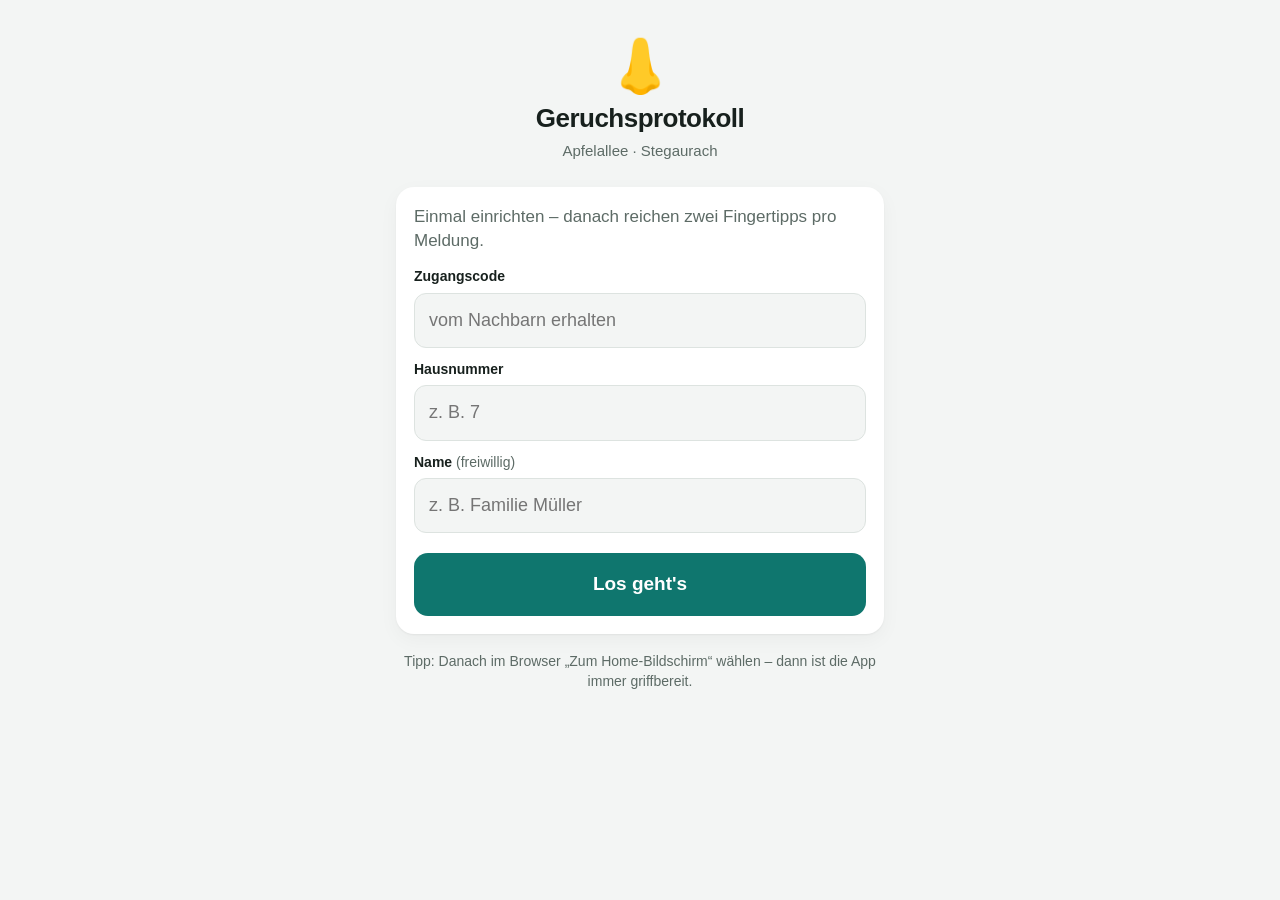
<file: index.html>
<!doctype html>
<html lang="de">
<head>
  <meta charset="utf-8">
  <meta name="viewport" content="width=device-width, initial-scale=1, viewport-fit=cover">
  <meta name="theme-color" content="#0f766e">
  <meta name="apple-mobile-web-app-capable" content="yes">
  <meta name="mobile-web-app-capable" content="yes">
  <meta name="apple-mobile-web-app-title" content="Geruch">
  <meta name="apple-mobile-web-app-status-bar-style" content="default">
  <meta name="robots" content="noindex, nofollow">
  <title>Geruchsprotokoll</title>
  <link rel="manifest" href="manifest.webmanifest">
  <link rel="icon" href="icon.svg" type="image/svg+xml">
  <link rel="apple-touch-icon" href="apple-touch-icon.png">
  <link rel="stylesheet" href="app.css">
</head>
<body>
  <div class="demo-banner" id="demoBanner" hidden>Demo-Modus – Einträge bleiben nur auf diesem Gerät</div>

  <!-- Einrichtung (einmalig) -->
  <main class="view" id="viewSetup" hidden>
    <header class="head">
      <div class="logo">👃</div>
      <h1 class="js-title">Geruchsprotokoll</h1>
      <p class="sub js-subtitle"></p>
    </header>
    <form class="card" id="setupForm" autocomplete="off">
      <p class="lead">Einmal einrichten – danach reichen zwei Fingertipps pro Meldung.</p>
      <label class="field">
        <span>Zugangscode</span>
        <input id="setupCode" inputmode="text" autocapitalize="off" autocorrect="off" spellcheck="false" required placeholder="vom Nachbarn erhalten">
      </label>
      <label class="field">
        <span>Hausnummer</span>
        <input id="setupHouse" inputmode="text" required maxlength="20" placeholder="z. B. 7">
      </label>
      <label class="field">
        <span>Name <em>(freiwillig)</em></span>
        <input id="setupName" maxlength="40" placeholder="z. B. Familie Müller">
      </label>
      <p class="error" id="setupError" hidden></p>
      <button class="btn primary big" type="submit" id="setupBtn">Los geht's</button>
    </form>
    <p class="hint">Tipp: Danach im Browser „Zum Home-Bildschirm“ wählen – dann ist die App immer griffbereit.</p>
  </main>

  <!-- Hauptansicht -->
  <main class="view" id="viewMain" hidden>
    <header class="head compact">
      <h1 class="js-title">Geruchsprotokoll</h1>
      <p class="sub"><span class="js-subtitle"></span> · <button class="link" id="editProfile">Nr. <span id="houseLabel"></span></button></p>
    </header>

    <section class="card">
      <h2 class="q">Riecht es gerade?<br><small>Wie stark?</small></h2>
      <div class="strengths" id="strengths"></div>
    </section>

    <section class="card details" id="details" hidden>
      <div class="chip-group">
        <span class="chip-label">Wonach?</span>
        <div class="chips" data-name="type"></div>
      </div>
      <div class="chip-group">
        <span class="chip-label">Wie lange schon?</span>
        <div class="chips" data-name="duration"></div>
      </div>
      <div class="chip-group">
        <span class="chip-label">Wo?</span>
        <div class="chips" data-name="place"></div>
      </div>
      <label class="field">
        <span>Notiz <em>(freiwillig)</em></span>
        <input id="note" maxlength="300" placeholder="z. B. Fenster sofort zu gemacht">
      </label>
      <button class="btn primary big" id="submitBtn">Eintragen</button>
      <button class="btn ghost" id="cancelBtn">Abbrechen</button>
    </section>

    <section class="history" id="historyWrap" hidden>
      <h3>Deine letzten Meldungen</h3>
      <ul id="history"></ul>
    </section>
  </main>

  <!-- Bestätigung -->
  <main class="view done" id="viewDone" hidden>
    <div class="done-inner">
      <div class="check" id="doneIcon">✓</div>
      <h2 id="doneTitle">Danke!</h2>
      <p id="doneText"></p>
      <p class="wind" id="doneWind"></p>
      <button class="btn primary big" id="doneBtn">Fertig</button>
    </div>
  </main>

  <script src="config.js"></script>
  <script src="app.js"></script>
</body>
</html>
</file>
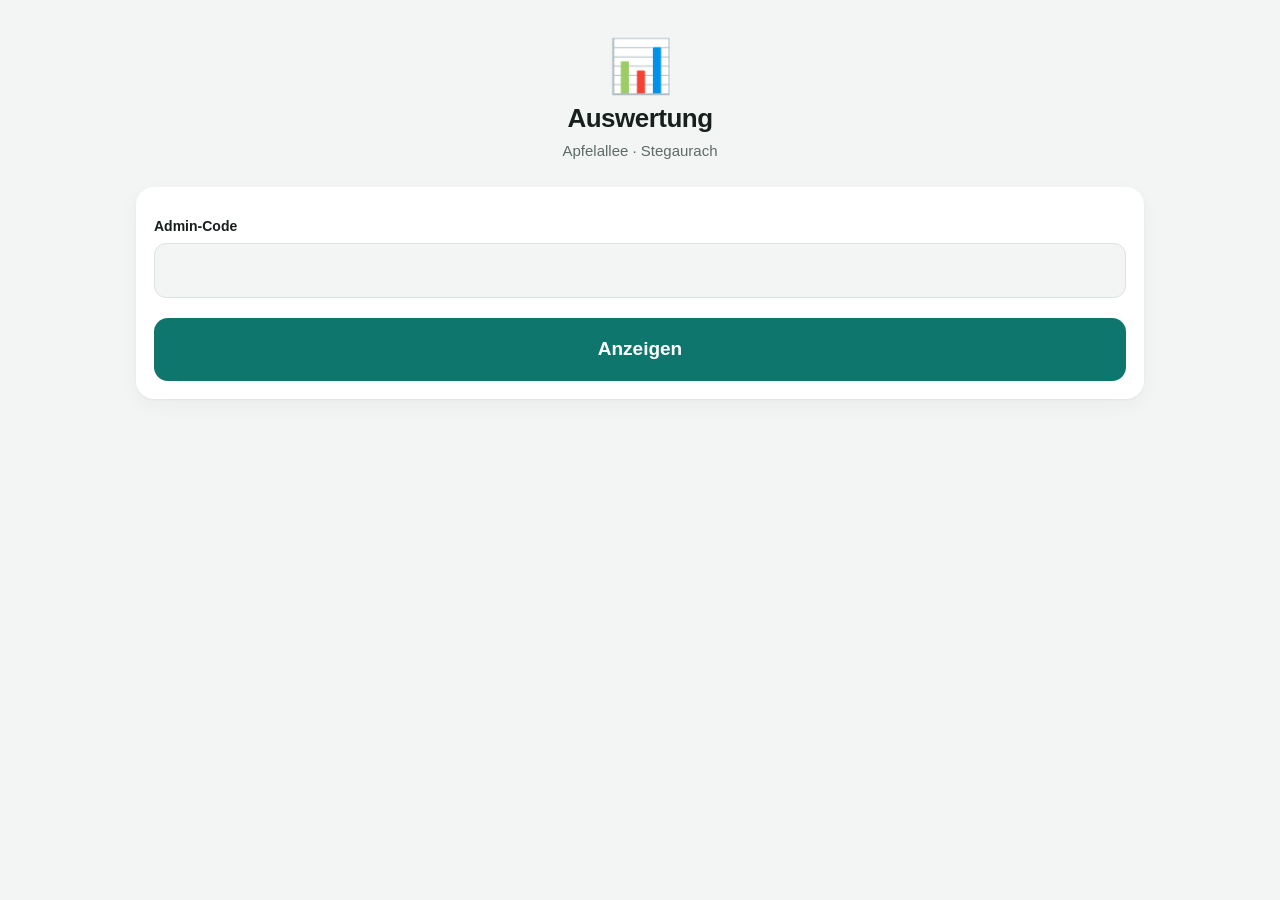
<file: admin.html>
<!doctype html>
<html lang="de">
<head>
  <meta charset="utf-8">
  <meta name="viewport" content="width=device-width, initial-scale=1">
  <meta name="robots" content="noindex, nofollow">
  <title>Auswertung – Geruchsprotokoll</title>
  <link rel="icon" href="icon.svg" type="image/svg+xml">
  <link rel="stylesheet" href="app.css">
  <link rel="stylesheet" href="admin.css">
</head>
<body>
  <div class="demo-banner" id="demoBanner" hidden>Demo-Modus – zeigt nur Einträge von diesem Gerät</div>

  <main class="view wide" id="viewLogin" hidden>
    <header class="head"><div class="logo">📊</div><h1>Auswertung</h1><p class="sub js-subtitle"></p></header>
    <form class="card" id="loginForm">
      <label class="field"><span>Admin-Code</span><input id="adminCode" autocapitalize="off" autocorrect="off" spellcheck="false" required></label>
      <p class="error" id="loginError" hidden></p>
      <button class="btn primary big" id="loginBtn">Anzeigen</button>
    </form>
  </main>

  <main class="view wide" id="viewDash" hidden>
    <header class="dash-head">
      <div>
        <h1>Geruchsprotokoll – Auswertung</h1>
        <p class="sub"><span class="js-subtitle"></span> · Stand <span id="asOf"></span></p>
      </div>
      <div class="actions no-print">
        <select id="range">
          <option value="30">Letzte 30 Tage</option>
          <option value="90">Letzte 90 Tage</option>
          <option value="365">Letzte 12 Monate</option>
          <option value="0" selected>Alles</option>
        </select>
        <button class="btn small" id="csvBtn">CSV</button>
        <button class="btn small" id="printBtn">Drucken / PDF</button>
        <button class="btn small ghost" id="logoutBtn">Abmelden</button>
      </div>
    </header>

    <section class="kpis" id="kpis"></section>

    <section class="grid2">
      <div class="card"><h2>Geruchsstunden pro Monat</h2><div class="bars" id="monthBars"></div></div>
      <div class="card"><h2>Woher kommt der Wind?</h2><div id="rose"></div><p class="note" id="roseNote">Windrichtung zum Zeitpunkt der Meldungen (Wetterstation).</p></div>
    </section>
    <section class="card"><h2>Uhrzeit der Meldungen</h2><div class="bars hours" id="hourBars"></div></section>
    <section class="card">
      <h2>Nebel und Geruchsstärke</h2>
      <div id="fogTable"></div>
      <p class="note">Nebel = Sichtweite unter 1 km oder Wettercode 45/48, Dunst = 1–5 km (Open-Meteo-Modelldaten, keine Messung vor Ort). Es werden nur Zeiten mit Meldungen verglichen; ein Rückschluss auf die Ursache ist damit nicht möglich.</p>
    </section>

    <section class="card">
      <h2>Alle Meldungen</h2>
      <div class="table-wrap"><table id="table">
        <thead><tr><th>Zeitpunkt</th><th>Nr.</th><th>Stärke</th><th>Geruch</th><th>Dauer</th><th>Ort</th><th>Wind</th><th>Notiz</th></tr></thead>
        <tbody></tbody>
      </table></div>
    </section>

    <p class="note method">
      Geruchsstunde (Schätzung): Jede Stunde, in der mindestens eine Meldung einging. Bei Dauer „1 Std. oder länger“ zählt zusätzlich die Stunde davor.
      Zum Vergleich: TA Luft Anhang 7 erlaubt in Wohngebieten Geruch in bis zu 10 % der Jahresstunden (~876 h). Die rechtsverbindliche Bewertung erfolgt durch die Behörde.
    </p>
  </main>

  <script src="config.js"></script>
  <script src="admin.js"></script>
</body>
</html>
</file>
<file: app.css>
:root {
  --bg: #f3f5f4;
  --card: #ffffff;
  --text: #17201d;
  --muted: #5d6b66;
  --line: #dde3e0;
  --accent: #0f766e;
  --accent-ink: #ffffff;
  --radius: 18px;
  --s1: #84cc16;
  --s2: #eab308;
  --s3: #f97316;
  --s4: #ef4444;
  --s5: #9f1239;
}
@media (prefers-color-scheme: dark) {
  :root {
    --bg: #0d1412;
    --card: #17211e;
    --text: #e8efec;
    --muted: #9aaba5;
    --line: #2a3733;
    --accent: #2dd4bf;
    --accent-ink: #062b27;
  }
}
* { box-sizing: border-box; -webkit-tap-highlight-color: transparent; }
html, body { margin: 0; background: var(--bg); color: var(--text); }
body {
  font: 17px/1.4 -apple-system, BlinkMacSystemFont, "Segoe UI", Roboto, Helvetica, Arial, sans-serif;
  min-height: 100vh;
  padding: env(safe-area-inset-top) 0 env(safe-area-inset-bottom);
}
[hidden] { display: none !important; }

.view { max-width: 520px; margin: 0 auto; padding: 16px 16px 40px; }
.demo-banner { background: #fde68a; color: #422006; text-align: center; font-size: 14px; padding: 6px 10px; }

.head { text-align: center; padding: 24px 0 12px; }
.head.compact { padding: 12px 0 4px; }
.head h1 { margin: 0; font-size: 26px; letter-spacing: -0.02em; }
.head.compact h1 { font-size: 21px; }
.sub { margin: 4px 0 0; color: var(--muted); font-size: 15px; }
.logo { font-size: 52px; line-height: 1; margin-bottom: 8px; }

.card { background: var(--card); border-radius: var(--radius); padding: 18px; margin-top: 14px; box-shadow: 0 1px 2px rgba(0,0,0,.05), 0 6px 20px rgba(0,0,0,.04); }
.lead { margin: 0 0 14px; color: var(--muted); }
.hint { text-align: center; color: var(--muted); font-size: 14px; margin: 18px 8px; }

.field { display: block; margin: 12px 0; }
.field span { display: block; font-size: 14px; font-weight: 600; margin-bottom: 6px; }
.field em { font-weight: 400; color: var(--muted); font-style: normal; }
.field input {
  width: 100%; font: inherit; font-size: 18px; padding: 14px; border-radius: 12px;
  border: 1.5px solid var(--line); background: var(--bg); color: var(--text); outline: none;
}
.field input:focus { border-color: var(--accent); }

.btn { font: inherit; border: 0; border-radius: 14px; padding: 14px 18px; cursor: pointer; width: 100%; }
.btn.big { font-size: 19px; font-weight: 700; padding: 18px; margin-top: 8px; }
.btn.primary { background: var(--accent); color: var(--accent-ink); }
.btn.primary:disabled { opacity: .6; }
.btn.ghost { background: transparent; color: var(--muted); margin-top: 4px; }
.link { font: inherit; background: none; border: 0; color: var(--accent); padding: 0; cursor: pointer; text-decoration: underline; text-underline-offset: 2px; }
.error { color: #dc2626; font-weight: 600; margin: 8px 0 0; }

.q { margin: 0 0 14px; text-align: center; font-size: 24px; line-height: 1.2; }
.q small { font-size: 16px; color: var(--muted); font-weight: 500; }

.strengths { display: grid; gap: 10px; }
.strength {
  display: flex; align-items: center; gap: 14px; width: 100%;
  font: inherit; font-size: 19px; font-weight: 700; text-align: left;
  border: 2px solid transparent; border-radius: 16px; padding: 14px 16px; cursor: pointer;
  background: color-mix(in srgb, var(--c) 16%, var(--card)); color: var(--text);
  transition: transform .08s ease, border-color .15s ease, background .15s ease;
}
.strength:active { transform: scale(.98); }
.strength .emo { font-size: 32px; line-height: 1; width: 40px; text-align: center; }
.strength .bar { margin-left: auto; display: flex; gap: 3px; }
.strength .bar i { width: 6px; height: 18px; border-radius: 3px; background: var(--c); opacity: .25; }
.strength .bar i.on { opacity: 1; }
.strength.sel { border-color: var(--c); background: color-mix(in srgb, var(--c) 30%, var(--card)); }
.strengths.has-sel .strength:not(.sel) { opacity: .55; }

.details { animation: up .2s ease; }
@keyframes up { from { transform: translateY(12px); opacity: 0; } to { transform: none; opacity: 1; } }
.chip-group { margin-bottom: 14px; }
.chip-label { display: block; font-size: 14px; font-weight: 600; margin-bottom: 8px; }
.chips { display: flex; flex-wrap: wrap; gap: 8px; }
.chip {
  font: inherit; font-size: 16px; padding: 10px 14px; border-radius: 999px; cursor: pointer;
  border: 1.5px solid var(--line); background: var(--bg); color: var(--text);
}
.chip.sel { background: var(--accent); border-color: var(--accent); color: var(--accent-ink); font-weight: 600; }

.history { margin-top: 22px; padding: 0 4px; }
.history h3 { font-size: 15px; color: var(--muted); margin: 0 0 8px; font-weight: 600; }
.history ul { list-style: none; margin: 0; padding: 0; }
.history li { display: flex; gap: 10px; align-items: center; padding: 10px 0; border-bottom: 1px solid var(--line); font-size: 15px; }
.history li .dot { width: 10px; height: 10px; border-radius: 50%; flex: none; }
.history li .st { margin-left: auto; color: var(--muted); font-size: 13px; white-space: nowrap; }

.done { min-height: 100vh; display: flex; align-items: center; }
.done-inner { text-align: center; width: 100%; }
.check {
  width: 104px; height: 104px; margin: 0 auto 18px; border-radius: 50%;
  display: grid; place-items: center; font-size: 56px; font-weight: 800;
  background: var(--accent); color: var(--accent-ink); animation: pop .35s cubic-bezier(.2,1.6,.4,1);
}
.check.wait { background: #f59e0b; color: #fff; }
@keyframes pop { from { transform: scale(.4); opacity: 0; } to { transform: none; opacity: 1; } }
.done h2 { font-size: 28px; margin: 0 0 6px; }
.done p { color: var(--muted); margin: 4px 0; }
.done .wind { font-size: 15px; margin-bottom: 26px; }
</file>
<file: admin.css>
.view.wide { max-width: 1040px; }
.dash-head { display: flex; flex-wrap: wrap; gap: 12px; align-items: flex-end; justify-content: space-between; padding: 16px 0 4px; }
.dash-head h1 { margin: 0; font-size: 24px; }
.actions { display: flex; gap: 8px; flex-wrap: wrap; }
.actions select, .btn.small { font: inherit; font-size: 15px; padding: 9px 12px; border-radius: 10px; border: 1.5px solid var(--line); background: var(--card); color: var(--text); width: auto; }
.btn.small.ghost { border-color: transparent; }

.kpis { display: grid; grid-template-columns: repeat(auto-fit, minmax(160px, 1fr)); gap: 12px; margin-top: 14px; }
.kpi { background: var(--card); border-radius: var(--radius); padding: 16px; box-shadow: 0 1px 2px rgba(0,0,0,.05); }
.kpi b { display: block; font-size: 30px; letter-spacing: -0.02em; }
.kpi span { color: var(--muted); font-size: 14px; }

.grid2 { display: grid; grid-template-columns: 1fr 1fr; gap: 14px; }
@media (max-width: 760px) { .grid2 { grid-template-columns: 1fr; } }
.card h2 { margin: 0 0 12px; font-size: 17px; }
.note { color: var(--muted); font-size: 13px; margin: 8px 0 0; }
.method { margin: 18px 4px; }

.bars { display: flex; align-items: flex-end; gap: 6px; height: 180px; padding-top: 18px; }
.bars .b { flex: 1; display: flex; flex-direction: column; align-items: center; justify-content: flex-end; height: 100%; min-width: 0; }
.bars .b i { display: block; width: 100%; max-width: 46px; background: var(--accent); border-radius: 6px 6px 2px 2px; min-height: 2px; }
.bars .b em { font-style: normal; font-size: 12px; font-weight: 700; margin-bottom: 3px; }
.bars .b small { font-size: 11px; color: var(--muted); margin-top: 4px; white-space: nowrap; }
.bars.hours { gap: 3px; }
.bars.hours .b em { font-size: 10px; }
.empty { color: var(--muted); padding: 30px 0; text-align: center; width: 100%; align-self: center; }

#rose svg { width: 100%; max-width: 260px; display: block; margin: 0 auto; }

.table-wrap { overflow-x: auto; }
table { width: 100%; border-collapse: collapse; font-size: 14px; }
th, td { text-align: left; padding: 8px 10px; border-bottom: 1px solid var(--line); vertical-align: top; }
th { font-size: 12px; text-transform: uppercase; letter-spacing: .04em; color: var(--muted); }
td .pill { display: inline-block; min-width: 22px; text-align: center; border-radius: 6px; padding: 1px 6px; color: #fff; font-weight: 700; }

@media print {
  body { background: #fff; color: #000; font-size: 12px; }
  .no-print, .demo-banner { display: none !important; }
  .card, .kpi { box-shadow: none; border: 1px solid #ccc; break-inside: avoid; }
  .view.wide { max-width: none; padding: 0; }
}
</file>
